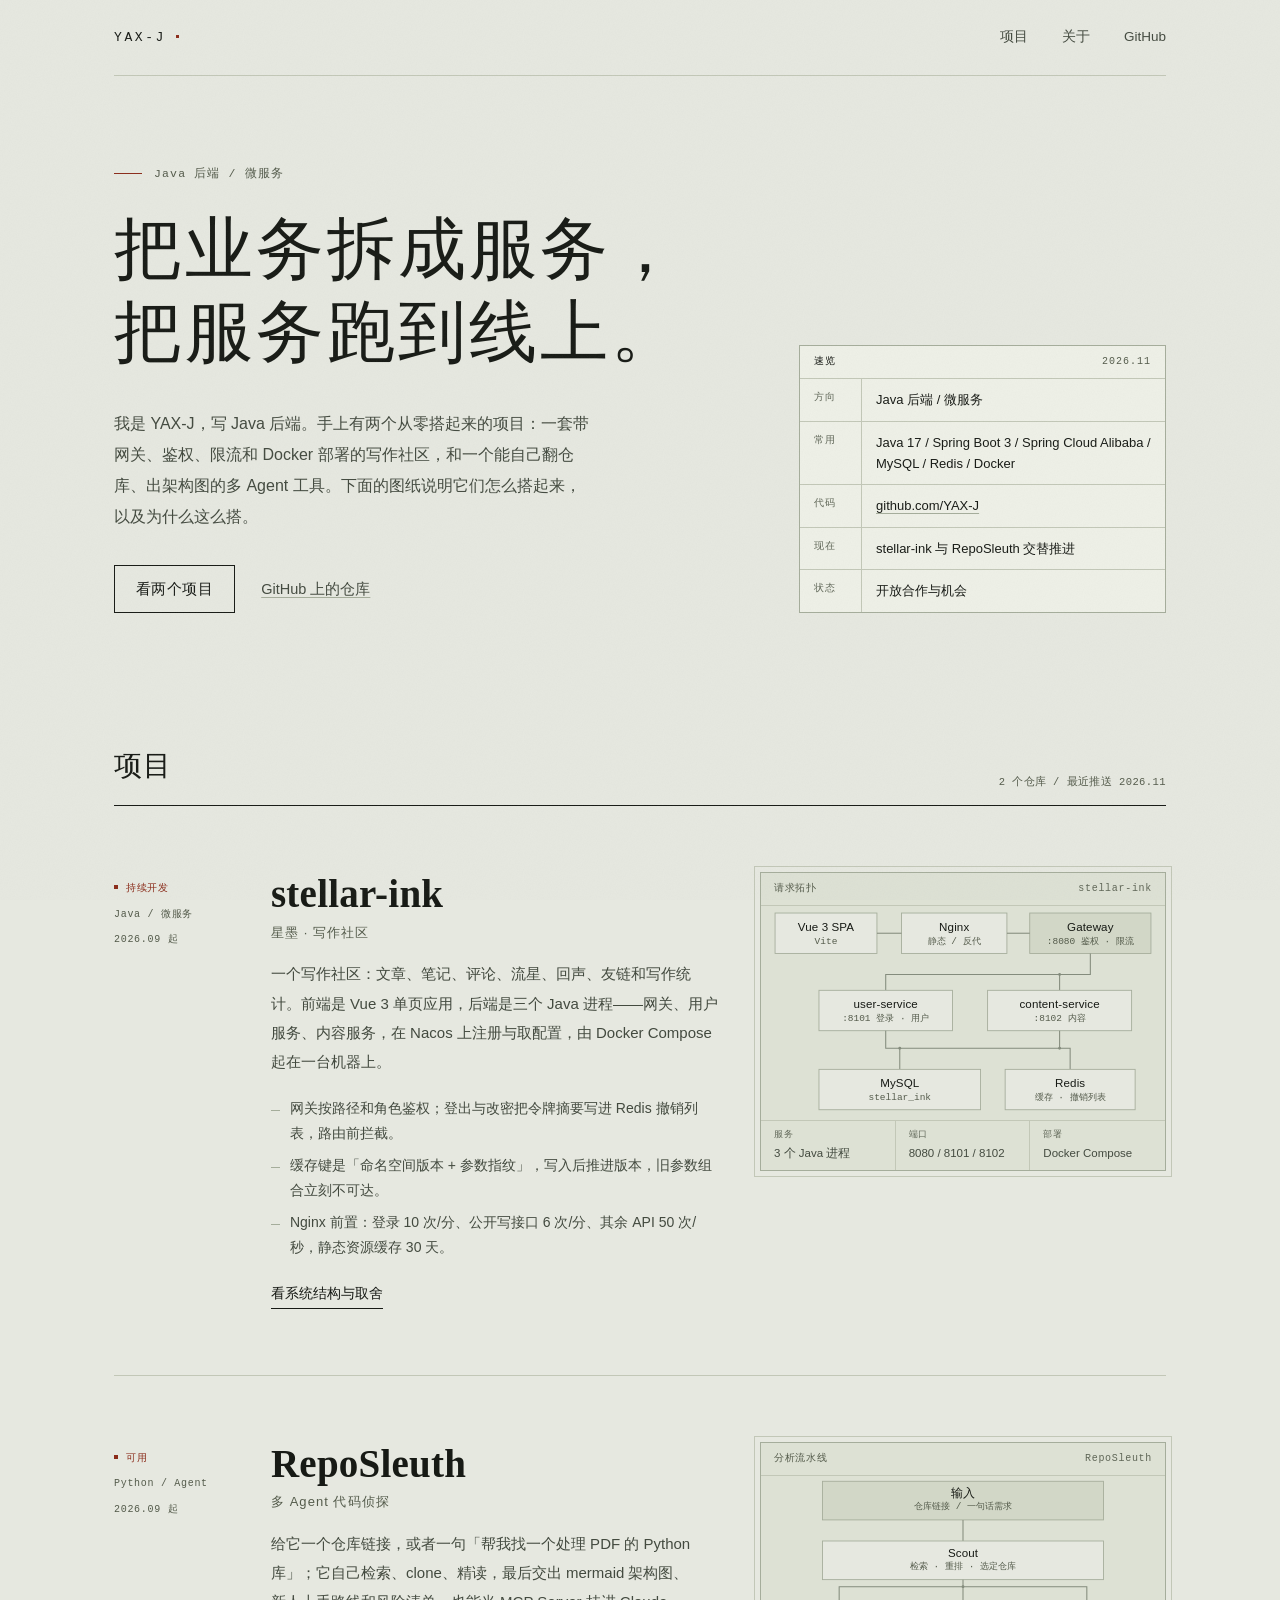
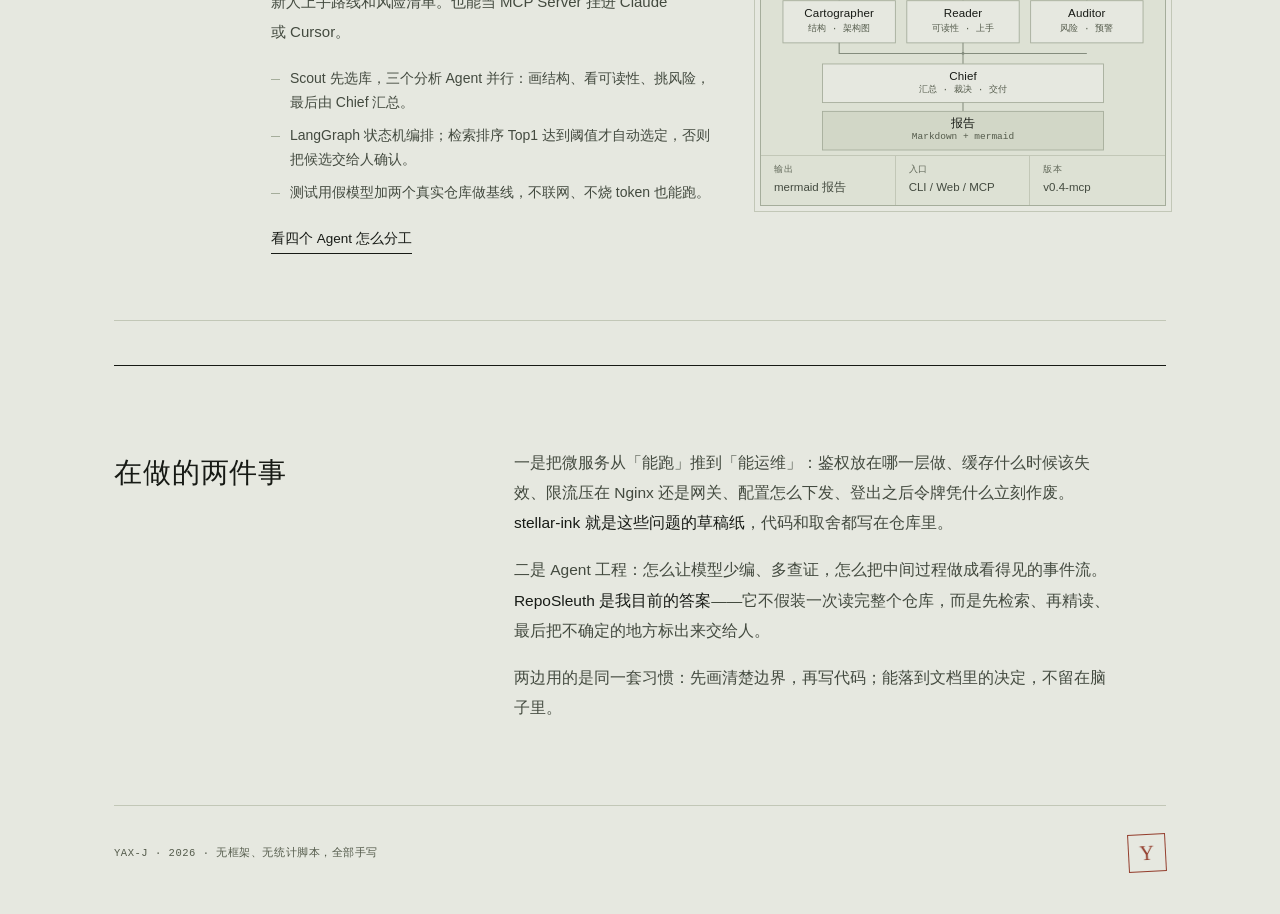
<file: index.html>
<!DOCTYPE html>
<html lang="zh-CN">
<head>
<meta charset="utf-8">
<meta name="viewport" content="width=device-width, initial-scale=1">
<title>YAX-J · Java 后端 / 微服务</title>
<meta name="description" content="YAX-J 的项目：一套 Vue 3 + Spring Cloud Alibaba 的写作社区，和一个多 Agent 读代码、出架构图与上手路线的工具。">
<meta name="color-scheme" content="light">
<meta name="theme-color" content="#e6e8e0">
<meta property="og:type" content="website">
<meta property="og:title" content="YAX-J · Java 后端 / 微服务">
<meta property="og:description" content="把业务拆成服务，把服务跑到线上。两个独立完成的项目，含系统结构与取舍。">
<meta property="og:image" content="og.png">
<meta property="og:image:width" content="1200">
<meta property="og:image:height" content="630">
<meta name="twitter:card" content="summary_large_image">
<link rel="icon" href="favicon.svg" type="image/svg+xml">
<link rel="stylesheet" href="assets/style.css">
</head>
<body>
<a class="skip" href="#main">跳到正文</a>

<div class="shell">
  <header class="masthead">
    <a class="brand" href="index.html">YAX-J</a>
    <nav class="nav" aria-label="主导航">
      <a href="#work">项目</a>
      <a href="#about">关于</a>
      <a href="https://github.com/YAX-J/" rel="me">GitHub</a>
    </nav>
  </header>

  <main id="main">

    <section class="hero">
      <div class="hero-copy">
        <p class="hero-role rise">Java 后端 / 微服务</p>
        <h1 class="rise" style="--d:70ms">把业务拆成服务，<br>把服务跑到线上。</h1>
        <p class="lede rise" style="--d:140ms">我是 YAX-J，写 Java 后端。手上有两个从零搭起来的项目：一套带网关、鉴权、限流和 Docker 部署的写作社区，和一个能自己翻仓库、出架构图的多 Agent 工具。下面的图纸说明它们怎么搭起来，以及为什么这么搭。</p>
        <div class="hero-links rise" style="--d:210ms">
          <a class="btn" href="#work">看两个项目</a>
          <a class="quiet" href="https://github.com/YAX-J/">GitHub 上的仓库</a>
        </div>
      </div>

      <aside class="plate rise" style="--d:280ms" aria-label="速览">
        <div class="plate-head"><span>速览</span><span>2026.11</span></div>
        <dl>
          <div><dt>方向</dt><dd>Java 后端 / 微服务</dd></div>
          <div><dt>常用</dt><dd>Java 17 / Spring Boot 3 / Spring Cloud Alibaba / MySQL / Redis / Docker</dd></div>
          <div><dt>代码</dt><dd><a href="https://github.com/YAX-J/">github.com/YAX-J</a></dd></div>
          <div><dt>现在</dt><dd>stellar-ink 与 RepoSleuth 交替推进</dd></div>
          <div><dt>状态</dt><dd>开放合作与机会</dd></div>
        </dl>
      </aside>
    </section>

    <section id="work" class="work" aria-labelledby="work-title">
      <div class="section-head">
        <h2 id="work-title">项目</h2>
        <p>2 个仓库 / 最近推送 2026.11</p>
      </div>

      <!-- ============ stellar-ink ============ -->
      <article class="entry">
        <div class="entry-label">
          <span class="state">持续开发</span>
          <span>Java / 微服务</span>
          <span>2026.09 起</span>
        </div>

        <div class="entry-main">
          <h3>
            <a href="stellar-ink.html">stellar-ink</a>
            <span class="zh">星墨 · 写作社区</span>
          </h3>
          <p class="sum">一个写作社区：文章、笔记、评论、流星、回声、友链和写作统计。前端是 Vue 3 单页应用，后端是三个 Java 进程——网关、用户服务、内容服务，在 Nacos 上注册与取配置，由 Docker Compose 起在一台机器上。</p>
          <ul class="facts">
            <li>网关按路径和角色鉴权；登出与改密把令牌摘要写进 Redis 撤销列表，路由前拦截。</li>
            <li>缓存键是「命名空间版本 + 参数指纹」，写入后推进版本，旧参数组合立刻不可达。</li>
            <li>Nginx 前置：登录 10 次/分、公开写接口 6 次/分、其余 API 50 次/秒，静态资源缓存 30 天。</li>
          </ul>
          <a class="more" href="stellar-ink.html">看系统结构与取舍</a>
        </div>

        <div class="entry-figure sheet-wrap">
          <figure class="sheet">
            <figcaption class="sheet-head">
              <span>请求拓扑</span>
              <span>stellar-ink</span>
            </figcaption>
            <div class="sheet-scroll">
              <svg class="diagram" viewBox="-10 0 460 244" role="img" aria-labelledby="fig-stellar-t" aria-describedby="fig-stellar-d">
                <title id="fig-stellar-t">stellar-ink 请求拓扑</title>
                <desc id="fig-stellar-d">浏览器里的 Vue 3 单页应用经 Nginx 反向代理到 8080 端口的网关，网关按显式路由分发到 8101 的用户服务和 8102 的内容服务，两个服务读写 MySQL 与 Redis。</desc>

                <rect class="box" x="6" y="8" width="116" height="46"/>
                <text class="node-name" x="64" y="28" text-anchor="middle">Vue 3 SPA</text>
                <text class="node-meta" x="64" y="43" text-anchor="middle">Vite</text>

                <rect class="box" x="150" y="8" width="120" height="46"/>
                <text class="node-name" x="210" y="28" text-anchor="middle">Nginx</text>
                <text class="node-meta" x="210" y="43" text-anchor="middle">静态 / 反代</text>

                <rect class="box box-accent" x="296" y="8" width="138" height="46"/>
                <text class="node-name" x="365" y="28" text-anchor="middle">Gateway</text>
                <text class="node-meta" x="365" y="43" text-anchor="middle">:8080 鉴权 · 限流</text>

                <path class="wire" d="M122 31 H150"/>
                <path class="wire" d="M270 31 H296"/>

                <path class="wire" d="M365 54 V78 H132 V96"/>
                <path class="wire" d="M330 78 V96"/>
                <circle class="dot" cx="330" cy="78" r="1.6"/>

                <rect class="box" x="56" y="96" width="152" height="46"/>
                <text class="node-name" x="132" y="116" text-anchor="middle">user-service</text>
                <text class="node-meta" x="132" y="131" text-anchor="middle">:8101 登录 · 用户</text>

                <rect class="box" x="248" y="96" width="164" height="46"/>
                <text class="node-name" x="330" y="116" text-anchor="middle">content-service</text>
                <text class="node-meta" x="330" y="131" text-anchor="middle">:8102 内容</text>

                <path class="wire" d="M132 142 V162 H342 V186"/>
                <path class="wire" d="M330 142 V162"/>
                <circle class="dot" cx="330" cy="162" r="1.6"/>
                <path class="wire" d="M148 162 V186"/>
                <circle class="dot" cx="148" cy="162" r="1.6"/>

                <rect class="box" x="56" y="186" width="184" height="46"/>
                <text class="node-name" x="148" y="206" text-anchor="middle">MySQL</text>
                <text class="node-meta" x="148" y="221" text-anchor="middle">stellar_ink</text>

                <rect class="box" x="268" y="186" width="148" height="46"/>
                <text class="node-name" x="342" y="206" text-anchor="middle">Redis</text>
                <text class="node-meta" x="342" y="221" text-anchor="middle">缓存 · 撤销列表</text>
              </svg>
            </div>
            <dl class="titleblock">
              <div><dt>服务</dt><dd>3 个 Java 进程</dd></div>
              <div><dt>端口</dt><dd>8080 / 8101 / 8102</dd></div>
              <div><dt>部署</dt><dd>Docker Compose</dd></div>
            </dl>
          </figure>
        </div>
      </article>

      <!-- ============ RepoSleuth ============ -->
      <article class="entry">
        <div class="entry-label">
          <span class="state">可用</span>
          <span>Python / Agent</span>
          <span>2026.09 起</span>
        </div>

        <div class="entry-main">
          <h3>
            <a href="reposleuth.html">RepoSleuth</a>
            <span class="zh">多 Agent 代码侦探</span>
          </h3>
          <p class="sum">给它一个仓库链接，或者一句「帮我找一个处理 PDF 的 Python 库」；它自己检索、clone、精读，最后交出 mermaid 架构图、新人上手路线和风险清单。也能当 MCP Server 挂进 Claude 或 Cursor。</p>
          <ul class="facts">
            <li>Scout 先选库，三个分析 Agent 并行：画结构、看可读性、挑风险，最后由 Chief 汇总。</li>
            <li>LangGraph 状态机编排；检索排序 Top1 达到阈值才自动选定，否则把候选交给人确认。</li>
            <li>测试用假模型加两个真实仓库做基线，不联网、不烧 token 也能跑。</li>
          </ul>
          <a class="more" href="reposleuth.html">看四个 Agent 怎么分工</a>
        </div>

        <div class="entry-figure sheet-wrap">
          <figure class="sheet">
            <figcaption class="sheet-head">
              <span>分析流水线</span>
              <span>RepoSleuth</span>
            </figcaption>
            <div class="sheet-scroll">
              <svg class="diagram" viewBox="-10 0 460 318" role="img" aria-labelledby="fig-repo-t" aria-describedby="fig-repo-d">
                <title id="fig-repo-t">RepoSleuth 的分析流水线</title>
                <desc id="fig-repo-d">输入仓库链接或一句话需求后，Scout 检索并重排候选仓库；Cartographer、Reader、Auditor 三个 Agent 并行分析；Chief 汇总成包含 mermaid 架构图、上手路线与风险清单的报告。</desc>

                <rect class="box box-accent" x="60" y="6" width="320" height="44"/>
                <text class="node-name" x="220" y="24" text-anchor="middle">输入</text>
                <text class="node-meta" x="220" y="38" text-anchor="middle">仓库链接 / 一句话需求</text>

                <path class="wire" d="M220 50 V74"/>

                <rect class="box" x="60" y="74" width="320" height="44"/>
                <text class="node-name" x="220" y="92" text-anchor="middle">Scout</text>
                <text class="node-meta" x="220" y="106" text-anchor="middle">检索 · 重排 · 选定仓库</text>

                <path class="wire" d="M220 118 V126 H79 V142"/>
                <path class="wire" d="M220 126 V142"/>
                <path class="wire" d="M220 126 H361 V142"/>
                <circle class="dot" cx="220" cy="126" r="1.6"/>

                <rect class="box" x="15" y="142" width="128" height="48"/>
                <text class="node-name" x="79" y="161" text-anchor="middle">Cartographer</text>
                <text class="node-meta" x="79" y="176" text-anchor="middle">结构 · 架构图</text>

                <rect class="box" x="156" y="142" width="128" height="48"/>
                <text class="node-name" x="220" y="161" text-anchor="middle">Reader</text>
                <text class="node-meta" x="220" y="176" text-anchor="middle">可读性 · 上手</text>

                <rect class="box" x="297" y="142" width="128" height="48"/>
                <text class="node-name" x="361" y="161" text-anchor="middle">Auditor</text>
                <text class="node-meta" x="361" y="176" text-anchor="middle">风险 · 预警</text>

                <path class="wire" d="M79 190 V202 H361"/>
                <path class="wire" d="M220 190 V202"/>
                <path class="wire" d="M220 202 V214"/>
                <circle class="dot" cx="220" cy="202" r="1.6"/>

                <rect class="box" x="60" y="214" width="320" height="44"/>
                <text class="node-name" x="220" y="232" text-anchor="middle">Chief</text>
                <text class="node-meta" x="220" y="246" text-anchor="middle">汇总 · 裁决 · 交付</text>

                <path class="wire" d="M220 258 V268"/>

                <rect class="box box-accent" x="60" y="268" width="320" height="44"/>
                <text class="node-name" x="220" y="286" text-anchor="middle">报告</text>
                <text class="node-meta" x="220" y="300" text-anchor="middle">Markdown + mermaid</text>
              </svg>
            </div>
            <dl class="titleblock">
              <div><dt>输出</dt><dd>mermaid 报告</dd></div>
              <div><dt>入口</dt><dd>CLI / Web / MCP</dd></div>
              <div><dt>版本</dt><dd>v0.4-mcp</dd></div>
            </dl>
          </figure>
        </div>
      </article>
    </section>

    <section id="about" class="about" aria-labelledby="about-title">
      <h2 id="about-title">在做的两件事</h2>
      <div class="body">
        <p>一是把微服务从「能跑」推到「能运维」：鉴权放在哪一层做、缓存什么时候该失效、限流压在 Nginx 还是网关、配置怎么下发、登出之后令牌凭什么立刻作废。<strong>stellar-ink 就是这些问题的草稿纸</strong>，代码和取舍都写在仓库里。</p>
        <p>二是 Agent 工程：怎么让模型少编、多查证，怎么把中间过程做成看得见的事件流。<strong>RepoSleuth 是我目前的答案</strong>——它不假装一次读完整个仓库，而是先检索、再精读、最后把不确定的地方标出来交给人。</p>
        <p>两边用的是同一套习惯：先画清楚边界，再写代码；能落到文档里的决定，不留在脑子里。</p>
      </div>
    </section>

  </main>

  <footer class="site-foot">
    <span>YAX-J · 2026 · 无框架、无统计脚本，全部手写</span>
    <div class="seal" aria-hidden="true">Y</div>
  </footer>
</div>

<script src="assets/main.js"></script>
</body>
</html>
</file>
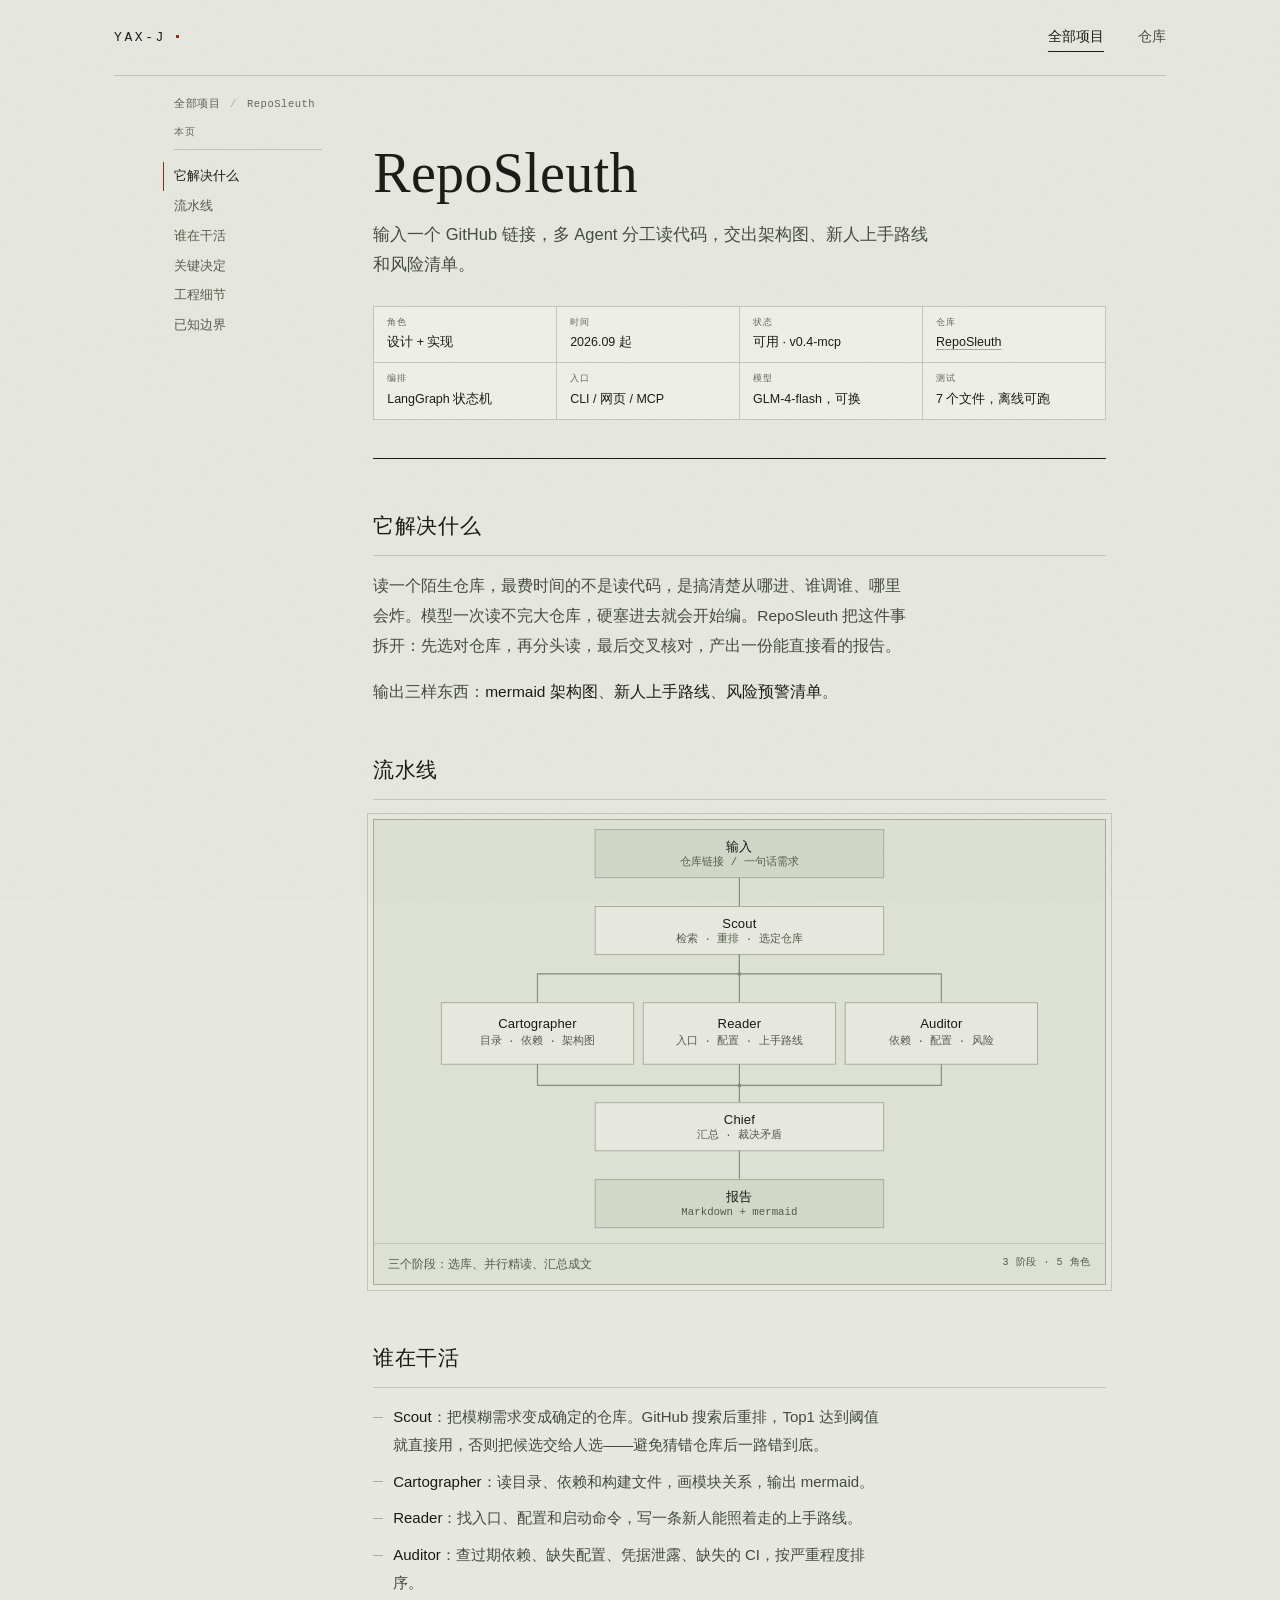
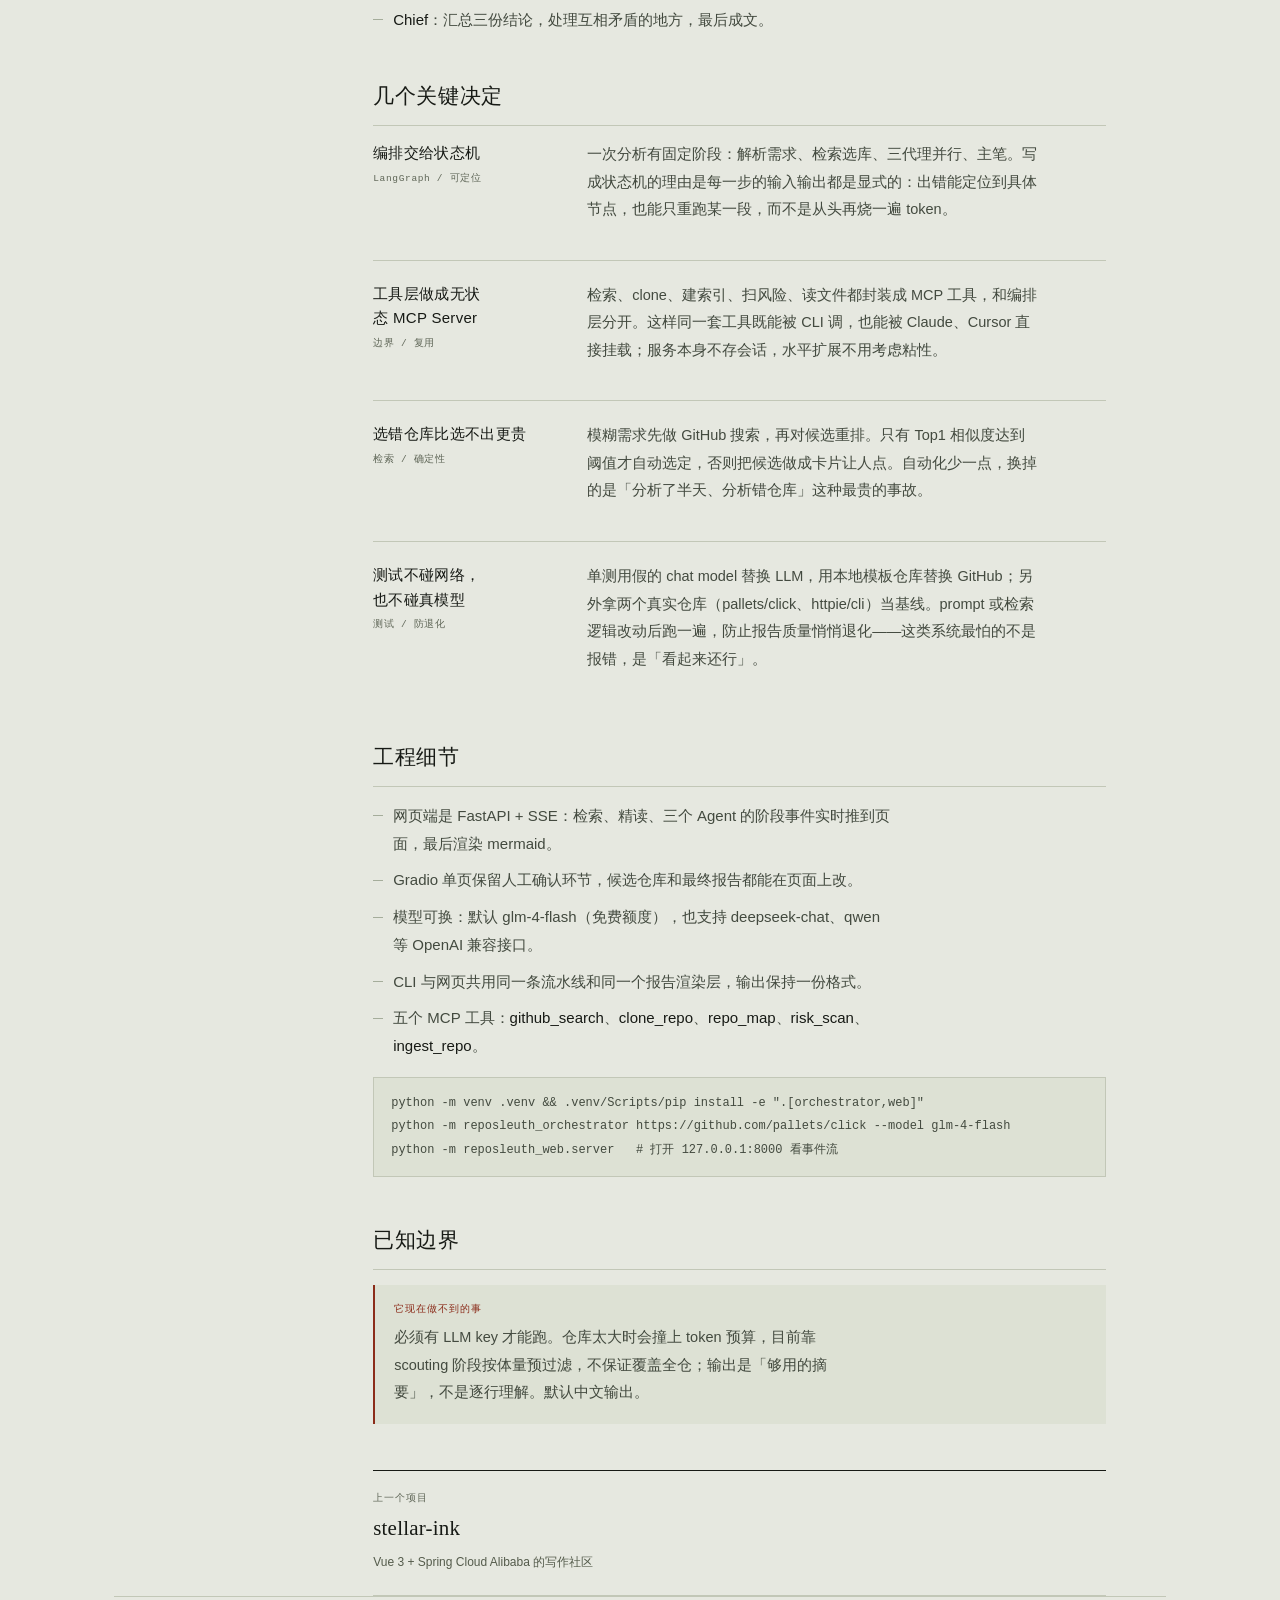
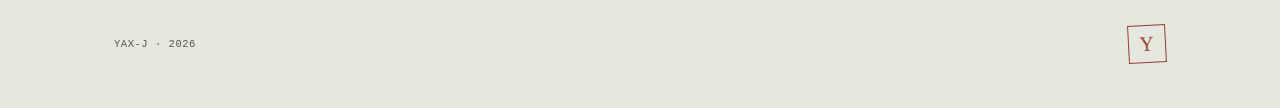
<file: reposleuth.html>
<!DOCTYPE html>
<html lang="zh-CN">
<head>
<meta charset="utf-8">
<meta name="viewport" content="width=device-width, initial-scale=1">
<title>RepoSleuth · 多 Agent 读代码，出架构图与上手路线 · YAX-J</title>
<meta name="description" content="RepoSleuth 用 LangGraph 编排四个角色读陌生仓库：Scout 选库，Cartographer 画结构，Reader 写上手路线，Auditor 挑风险，最后交付 mermaid 报告。同一套工具也能挂成 MCP Server。">
<meta name="color-scheme" content="light">
<meta name="theme-color" content="#e6e8e0">
<meta property="og:type" content="article">
<meta property="og:title" content="RepoSleuth · 多 Agent 代码侦探">
<meta property="og:description" content="选库、并行精读、汇总成文；同一套工具同时供 CLI、网页与 MCP 使用。">
<meta property="og:image" content="og.png">
<link rel="icon" href="favicon.svg" type="image/svg+xml">
<link rel="stylesheet" href="assets/style.css">
</head>
<body>
<a class="skip" href="#main">跳到正文</a>

<div class="shell">
  <header class="masthead">
    <a class="brand" href="index.html">YAX-J</a>
    <nav class="nav" aria-label="主导航">
      <a href="index.html" aria-current="page">全部项目</a>
      <a href="https://github.com/YAX-J/RepoSleuth">仓库</a>
    </nav>
  </header>
</div>

<main id="main" class="case">
  <nav class="crumb" aria-label="面包屑"><a href="index.html">全部项目</a><span class="sep">/</span>RepoSleuth</nav>

  <div class="case-grid">
    <aside class="toc" aria-label="本页目录">
      <p class="toc-head">本页</p>
      <ol>
        <li><a href="#what" class="is-active">它解决什么</a></li>
        <li><a href="#flow">流水线</a></li>
        <li><a href="#roles">谁在干活</a></li>
        <li><a href="#decisions">关键决定</a></li>
        <li><a href="#details">工程细节</a></li>
        <li><a href="#limits">已知边界</a></li>
      </ol>
    </aside>

    <div class="case-body">
      <header class="case-head">
        <h1>RepoSleuth</h1>
        <p class="dek">输入一个 GitHub 链接，多 Agent 分工读代码，交出架构图、新人上手路线和风险清单。</p>

        <dl class="case-meta">
          <div><dt>角色</dt><dd>设计 + 实现</dd></div>
          <div><dt>时间</dt><dd>2026.09 起</dd></div>
          <div><dt>状态</dt><dd>可用 · v0.4-mcp</dd></div>
          <div><dt>仓库</dt><dd><a href="https://github.com/YAX-J/RepoSleuth">RepoSleuth</a></dd></div>
          <div><dt>编排</dt><dd>LangGraph 状态机</dd></div>
          <div><dt>入口</dt><dd>CLI / 网页 / MCP</dd></div>
          <div><dt>模型</dt><dd>GLM-4-flash，可换</dd></div>
          <div><dt>测试</dt><dd>7 个文件，离线可跑</dd></div>
        </dl>
      </header>

      <div class="prose">

        <section id="what">
          <h2>它解决什么</h2>
          <p>读一个陌生仓库，最费时间的不是读代码，是搞清楚从哪进、谁调谁、哪里会炸。模型一次读不完大仓库，硬塞进去就会开始编。RepoSleuth 把这件事拆开：先选对仓库，再分头读，最后交叉核对，产出一份能直接看的报告。</p>
          <p>输出三样东西：<b>mermaid 架构图</b>、<b>新人上手路线</b>、<b>风险预警清单</b>。</p>
        </section>

        <section id="flow">
          <h2>流水线</h2>
          <figure class="figure">
            <svg class="diagram diagram--lg" viewBox="0 0 760 440" role="img" aria-labelledby="fig-flow-t" aria-describedby="fig-flow-d">
              <title id="fig-flow-t">RepoSleuth 流水线</title>
              <desc id="fig-flow-d">输入仓库链接或一句话需求，Scout 检索并重排候选仓库后，Cartographer、Reader、Auditor 三个 Agent 并行分析，最后由 Chief 汇总成 Markdown 与 mermaid 报告。</desc>

              <rect class="box box-accent" x="230" y="10" width="300" height="50"/>
              <text class="node-name" x="380" y="32" text-anchor="middle">输入</text>
              <text class="node-meta" x="380" y="47" text-anchor="middle">仓库链接 / 一句话需求</text>

              <path class="wire" d="M380 60 V90"/>

              <rect class="box" x="230" y="90" width="300" height="50"/>
              <text class="node-name" x="380" y="112" text-anchor="middle">Scout</text>
              <text class="node-meta" x="380" y="127" text-anchor="middle">检索 · 重排 · 选定仓库</text>

              <path class="wire" d="M380 140 V160 H170 V190"/>
              <path class="wire" d="M380 140 V190"/>
              <path class="wire" d="M380 160 H590 V190"/>
              <circle class="dot" cx="380" cy="160" r="2"/>

              <rect class="box" x="70" y="190" width="200" height="64"/>
              <text class="node-name" x="170" y="216" text-anchor="middle">Cartographer</text>
              <text class="node-meta" x="170" y="233" text-anchor="middle">目录 · 依赖 · 架构图</text>

              <rect class="box" x="280" y="190" width="200" height="64"/>
              <text class="node-name" x="380" y="216" text-anchor="middle">Reader</text>
              <text class="node-meta" x="380" y="233" text-anchor="middle">入口 · 配置 · 上手路线</text>

              <rect class="box" x="490" y="190" width="200" height="64"/>
              <text class="node-name" x="590" y="216" text-anchor="middle">Auditor</text>
              <text class="node-meta" x="590" y="233" text-anchor="middle">依赖 · 配置 · 风险</text>

              <path class="wire" d="M170 254 V276 H590 V254"/>
              <path class="wire" d="M380 254 V276"/>
              <path class="wire" d="M380 276 V294"/>
              <circle class="dot" cx="380" cy="276" r="2"/>

              <rect class="box" x="230" y="294" width="300" height="50"/>
              <text class="node-name" x="380" y="316" text-anchor="middle">Chief</text>
              <text class="node-meta" x="380" y="331" text-anchor="middle">汇总 · 裁决矛盾</text>

              <path class="wire" d="M380 344 V374"/>

              <rect class="box box-accent" x="230" y="374" width="300" height="50"/>
              <text class="node-name" x="380" y="396" text-anchor="middle">报告</text>
              <text class="node-meta" x="380" y="411" text-anchor="middle">Markdown + mermaid</text>
            </svg>
            <figcaption>
              <span>三个阶段：选库、并行精读、汇总成文</span>
              <span class="swipe-hint">左右滑动看全图</span>
              <span>3 阶段 · 5 角色</span>
            </figcaption>
          </figure>
        </section>

        <section id="roles">
          <h2>谁在干活</h2>
          <ul>
            <li><b>Scout</b>：把模糊需求变成确定的仓库。GitHub 搜索后重排，Top1 达到阈值就直接用，否则把候选交给人选——避免猜错仓库后一路错到底。</li>
            <li><b>Cartographer</b>：读目录、依赖和构建文件，画模块关系，输出 mermaid。</li>
            <li><b>Reader</b>：找入口、配置和启动命令，写一条新人能照着走的上手路线。</li>
            <li><b>Auditor</b>：查过期依赖、缺失配置、凭据泄露、缺失的 CI，按严重程度排序。</li>
            <li><b>Chief</b>：汇总三份结论，处理互相矛盾的地方，最后成文。</li>
          </ul>
        </section>

        <section id="decisions">
          <h2>几个关键决定</h2>

          <div class="decision">
            <h3>编排交给状态机<span>LangGraph / 可定位</span></h3>
            <div>
              <p>一次分析有固定阶段：解析需求、检索选库、三代理并行、主笔。写成状态机的理由是每一步的输入输出都是显式的：出错能定位到具体节点，也能只重跑某一段，而不是从头再烧一遍 token。</p>
            </div>
          </div>

          <div class="decision">
            <h3>工具层做成无状态 MCP Server<span>边界 / 复用</span></h3>
            <div>
              <p>检索、clone、建索引、扫风险、读文件都封装成 MCP 工具，和编排层分开。这样同一套工具既能被 CLI 调，也能被 Claude、Cursor 直接挂载；服务本身不存会话，水平扩展不用考虑粘性。</p>
            </div>
          </div>

          <div class="decision">
            <h3>选错仓库比选不出更贵<span>检索 / 确定性</span></h3>
            <div>
              <p>模糊需求先做 GitHub 搜索，再对候选重排。只有 Top1 相似度达到阈值才自动选定，否则把候选做成卡片让人点。自动化少一点，换掉的是「分析了半天、分析错仓库」这种最贵的事故。</p>
            </div>
          </div>

          <div class="decision">
            <h3>测试不碰网络，也不碰真模型<span>测试 / 防退化</span></h3>
            <div>
              <p>单测用假的 chat model 替换 LLM，用本地模板仓库替换 GitHub；另外拿两个真实仓库（pallets/click、httpie/cli）当基线。prompt 或检索逻辑改动后跑一遍，防止报告质量悄悄退化——这类系统最怕的不是报错，是「看起来还行」。</p>
            </div>
          </div>
        </section>

        <section id="details">
          <h2>工程细节</h2>
          <ul>
            <li>网页端是 FastAPI + SSE：检索、精读、三个 Agent 的阶段事件实时推到页面，最后渲染 mermaid。</li>
            <li>Gradio 单页保留人工确认环节，候选仓库和最终报告都能在页面上改。</li>
            <li>模型可换：默认 glm-4-flash（免费额度），也支持 deepseek-chat、qwen 等 OpenAI 兼容接口。</li>
            <li>CLI 与网页共用同一条流水线和同一个报告渲染层，输出保持一份格式。</li>
            <li>五个 MCP 工具：<b>github_search</b>、<b>clone_repo</b>、<b>repo_map</b>、<b>risk_scan</b>、<b>ingest_repo</b>。</li>
          </ul>
          <pre class="code"><code>python -m venv .venv &amp;&amp; .venv/Scripts/pip install -e ".[orchestrator,web]"
python -m reposleuth_orchestrator https://github.com/pallets/click --model glm-4-flash
python -m reposleuth_web.server   # 打开 127.0.0.1:8000 看事件流</code></pre>
        </section>

        <section id="limits">
          <h2>已知边界</h2>
          <div class="note">
            <span class="note-title">它现在做不到的事</span>
            <p>必须有 LLM key 才能跑。仓库太大时会撞上 token 预算，目前靠 scouting 阶段按体量预过滤，不保证覆盖全仓；输出是「够用的摘要」，不是逐行理解。默认中文输出。</p>
          </div>
        </section>

      </div>

      <nav class="case-nav case-nav--single" aria-label="项目切换">
        <a href="stellar-ink.html"><span>上一个项目</span><strong>stellar-ink</strong><em>Vue 3 + Spring Cloud Alibaba 的写作社区</em></a>
      </nav>
    </div>
  </div>
</main>

<div class="shell">
  <footer class="site-foot">
    <span>YAX-J · 2026</span>
    <div class="seal" aria-hidden="true">Y</div>
  </footer>
</div>

<script src="assets/main.js"></script>
</body>
</html>
</file>
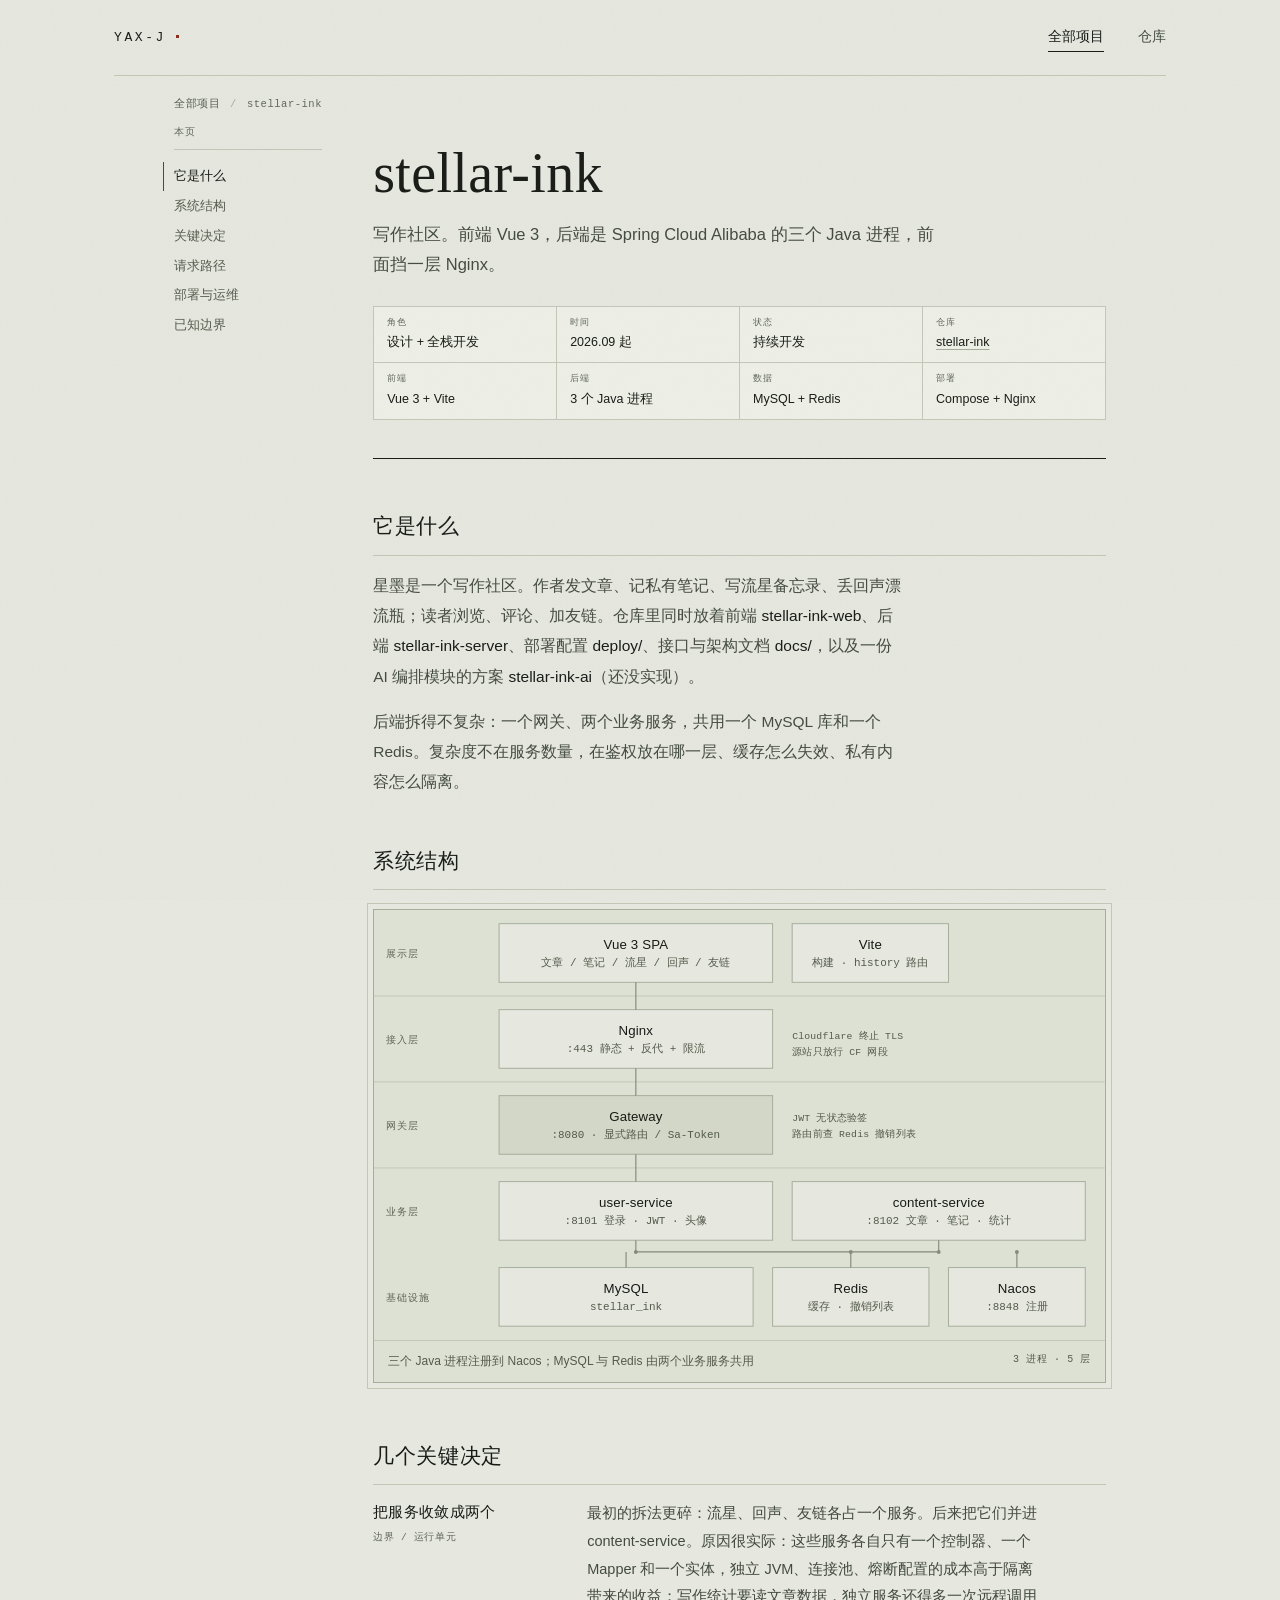
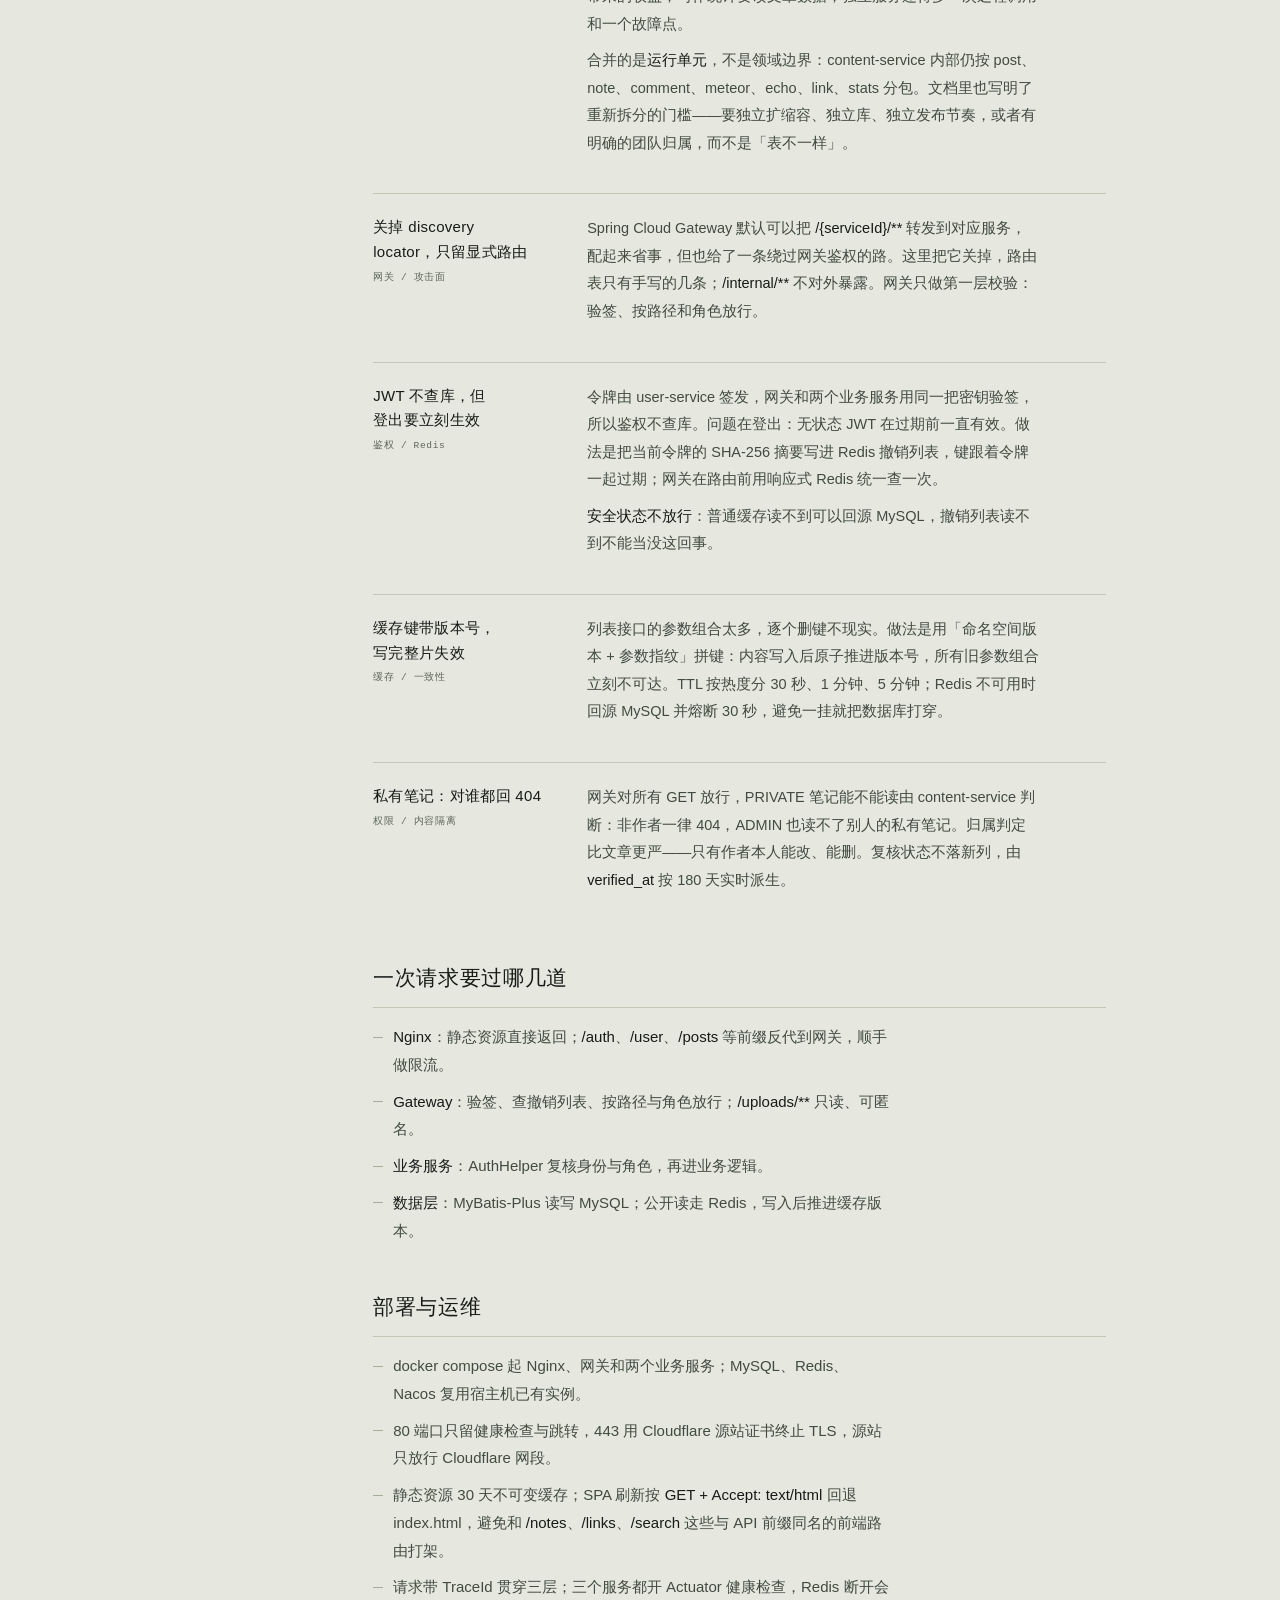
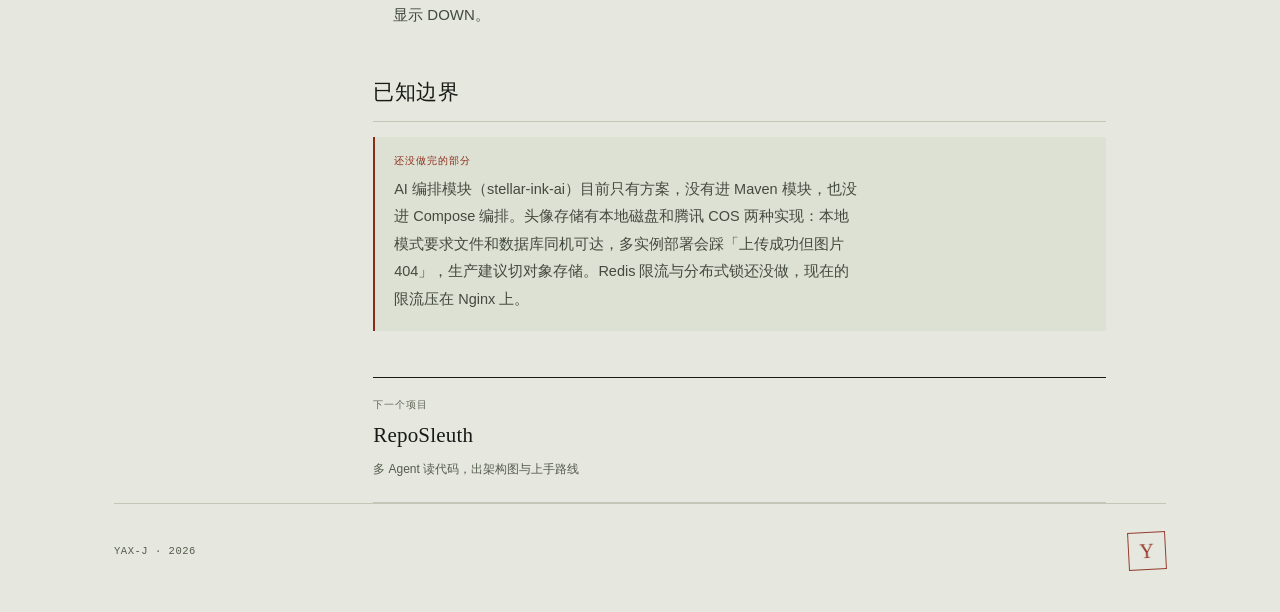
<file: stellar-ink.html>
<!DOCTYPE html>
<html lang="zh-CN">
<head>
<meta charset="utf-8">
<meta name="viewport" content="width=device-width, initial-scale=1">
<title>stellar-ink · Vue 3 + Spring Cloud Alibaba 写作社区 · YAX-J</title>
<meta name="description" content="stellar-ink 的系统结构：三个 Java 进程、网关鉴权与 Redis 撤销列表、命名空间版本缓存、Docker Compose 部署，以及为什么把服务收敛成两个。">
<meta name="color-scheme" content="light">
<meta name="theme-color" content="#e6e8e0">
<meta property="og:type" content="article">
<meta property="og:title" content="stellar-ink · 写作社区的系统结构与取舍">
<meta property="og:description" content="三个 Java 进程、网关鉴权与 Redis 撤销列表、命名空间版本缓存、Docker Compose 部署。">
<meta property="og:image" content="og.png">
<link rel="icon" href="favicon.svg" type="image/svg+xml">
<link rel="stylesheet" href="assets/style.css">
</head>
<body>
<a class="skip" href="#main">跳到正文</a>

<div class="shell">
  <header class="masthead">
    <a class="brand" href="index.html">YAX-J</a>
    <nav class="nav" aria-label="主导航">
      <a href="index.html" aria-current="page">全部项目</a>
      <a href="https://github.com/YAX-J/stellar-ink">仓库</a>
    </nav>
  </header>
</div>

<main id="main" class="case">
  <nav class="crumb" aria-label="面包屑"><a href="index.html">全部项目</a><span class="sep">/</span>stellar-ink</nav>

  <div class="case-grid">
    <aside class="toc" aria-label="本页目录">
      <p class="toc-head">本页</p>
      <ol>
        <li><a href="#what" class="is-active">它是什么</a></li>
        <li><a href="#arch">系统结构</a></li>
        <li><a href="#decisions">关键决定</a></li>
        <li><a href="#request">请求路径</a></li>
        <li><a href="#deploy">部署与运维</a></li>
        <li><a href="#limits">已知边界</a></li>
      </ol>
    </aside>

    <div class="case-body">
      <header class="case-head">
        <h1>stellar-ink</h1>
        <p class="dek">写作社区。前端 Vue 3，后端是 Spring Cloud Alibaba 的三个 Java 进程，前面挡一层 Nginx。</p>

        <dl class="case-meta">
          <div><dt>角色</dt><dd>设计 + 全栈开发</dd></div>
          <div><dt>时间</dt><dd>2026.09 起</dd></div>
          <div><dt>状态</dt><dd>持续开发</dd></div>
          <div><dt>仓库</dt><dd><a href="https://github.com/YAX-J/stellar-ink">stellar-ink</a></dd></div>
          <div><dt>前端</dt><dd>Vue 3 + Vite</dd></div>
          <div><dt>后端</dt><dd>3 个 Java 进程</dd></div>
          <div><dt>数据</dt><dd>MySQL + Redis</dd></div>
          <div><dt>部署</dt><dd>Compose + Nginx</dd></div>
        </dl>
      </header>

      <div class="prose">

        <section id="what">
          <h2>它是什么</h2>
          <p>星墨是一个写作社区。作者发文章、记私有笔记、写流星备忘录、丢回声漂流瓶；读者浏览、评论、加友链。仓库里同时放着前端 <b>stellar-ink-web</b>、后端 <b>stellar-ink-server</b>、部署配置 <b>deploy/</b>、接口与架构文档 <b>docs/</b>，以及一份 AI 编排模块的方案 <b>stellar-ink-ai</b>（还没实现）。</p>
          <p>后端拆得不复杂：一个网关、两个业务服务，共用一个 MySQL 库和一个 Redis。复杂度不在服务数量，在鉴权放在哪一层、缓存怎么失效、私有内容怎么隔离。</p>
        </section>

        <section id="arch">
          <h2>系统结构</h2>
          <figure class="figure">
            <svg class="diagram diagram--lg" viewBox="-12 0 748 440" role="img" aria-labelledby="fig-arch-t" aria-describedby="fig-arch-d">
              <title id="fig-arch-t">stellar-ink 分层结构</title>
              <desc id="fig-arch-d">自上而下五层：展示层是 Vue 3 单页应用；接入层由 Cloudflare 终止 TLS，Nginx 托管静态资源并反向代理；网关层是 8080 端口的 Spring Cloud Gateway；业务层是 8101 的用户服务和 8102 的内容服务；基础设施是 MySQL、Redis 和 Nacos。三个 Java 进程都注册到 Nacos。</desc>

              <line class="rule" x1="-12" y1="88" x2="736" y2="88"/>
              <line class="rule" x1="-12" y1="176" x2="736" y2="176"/>
              <line class="rule" x1="-12" y1="264" x2="736" y2="264"/>

              <text class="gutter-label" x="0" y="48">展示层</text>
              <rect class="box" x="116" y="14" width="280" height="60"/>
              <text class="node-name" x="256" y="40" text-anchor="middle">Vue 3 SPA</text>
              <text class="node-meta" x="256" y="57" text-anchor="middle">文章 / 笔记 / 流星 / 回声 / 友链</text>

              <rect class="box" x="416" y="14" width="160" height="60"/>
              <text class="node-name" x="496" y="40" text-anchor="middle">Vite</text>
              <text class="node-meta" x="496" y="57" text-anchor="middle">构建 · history 路由</text>

              <text class="gutter-label" x="0" y="136">接入层</text>
              <rect class="box" x="116" y="102" width="280" height="60"/>
              <text class="node-name" x="256" y="128" text-anchor="middle">Nginx</text>
              <text class="node-meta" x="256" y="145" text-anchor="middle">:443 静态 + 反代 + 限流</text>
              <text class="callout" x="416" y="132">Cloudflare 终止 TLS</text>
              <text class="callout" x="416" y="148">源站只放行 CF 网段</text>

              <text class="gutter-label" x="0" y="224">网关层</text>
              <rect class="box box-accent" x="116" y="190" width="280" height="60"/>
              <text class="node-name" x="256" y="216" text-anchor="middle">Gateway</text>
              <text class="node-meta" x="256" y="233" text-anchor="middle">:8080 · 显式路由 / Sa-Token</text>
              <text class="callout" x="416" y="216">JWT 无状态验签</text>
              <text class="callout" x="416" y="232">路由前查 Redis 撤销列表</text>

              <text class="gutter-label" x="0" y="312">业务层</text>
              <rect class="box" x="116" y="278" width="280" height="60"/>
              <text class="node-name" x="256" y="304" text-anchor="middle">user-service</text>
              <text class="node-meta" x="256" y="321" text-anchor="middle">:8101 登录 · JWT · 头像</text>

              <rect class="box" x="416" y="278" width="300" height="60"/>
              <text class="node-name" x="566" y="304" text-anchor="middle">content-service</text>
              <text class="node-meta" x="566" y="321" text-anchor="middle">:8102 文章 · 笔记 · 统计</text>

              <text class="gutter-label" x="0" y="400">基础设施</text>
              <rect class="box" x="116" y="366" width="260" height="60"/>
              <text class="node-name" x="246" y="392" text-anchor="middle">MySQL</text>
              <text class="node-meta" x="246" y="409" text-anchor="middle">stellar_ink</text>

              <rect class="box" x="396" y="366" width="160" height="60"/>
              <text class="node-name" x="476" y="392" text-anchor="middle">Redis</text>
              <text class="node-meta" x="476" y="409" text-anchor="middle">缓存 · 撤销列表</text>

              <rect class="box" x="576" y="366" width="140" height="60"/>
              <text class="node-name" x="646" y="392" text-anchor="middle">Nacos</text>
              <text class="node-meta" x="646" y="409" text-anchor="middle">:8848 注册</text>

              <path class="wire" d="M256 74 V102"/>
              <path class="wire" d="M256 162 V190"/>
              <path class="wire" d="M256 250 V278"/>
              <path class="wire" d="M256 338 V350 H566 V338"/>
              <path class="wire" d="M246 350 V366"/>
              <path class="wire" d="M476 350 V366"/>
              <path class="wire" d="M646 350 V366"/>
              <circle class="dot" cx="256" cy="350" r="2"/>
              <circle class="dot" cx="566" cy="350" r="2"/>
              <circle class="dot" cx="476" cy="350" r="2"/>
              <circle class="dot" cx="646" cy="350" r="2"/>
            </svg>
            <figcaption>
              <span>三个 Java 进程注册到 Nacos；MySQL 与 Redis 由两个业务服务共用</span>
              <span class="swipe-hint">左右滑动看全图</span>
              <span>3 进程 · 5 层</span>
            </figcaption>
          </figure>
        </section>

        <section id="decisions">
          <h2>几个关键决定</h2>

          <div class="decision">
            <h3>把服务收敛成两个<span>边界 / 运行单元</span></h3>
            <div>
              <p>最初的拆法更碎：流星、回声、友链各占一个服务。后来把它们并进 content-service。原因很实际：这些服务各自只有一个控制器、一个 Mapper 和一个实体，独立 JVM、连接池、熔断配置的成本高于隔离带来的收益；写作统计要读文章数据，独立服务还得多一次远程调用和一个故障点。</p>
              <p>合并的是<b>运行单元</b>，不是领域边界：content-service 内部仍按 post、note、comment、meteor、echo、link、stats 分包。文档里也写明了重新拆分的门槛——要独立扩缩容、独立库、独立发布节奏，或者有明确的团队归属，而不是「表不一样」。</p>
            </div>
          </div>

          <div class="decision">
            <h3>关掉 discovery locator，只留显式路由<span>网关 / 攻击面</span></h3>
            <div>
              <p>Spring Cloud Gateway 默认可以把 <b>/{serviceId}/**</b> 转发到对应服务，配起来省事，但也给了一条绕过网关鉴权的路。这里把它关掉，路由表只有手写的几条；<b>/internal/**</b> 不对外暴露。网关只做第一层校验：验签、按路径和角色放行。</p>
            </div>
          </div>

          <div class="decision">
            <h3>JWT 不查库，但登出要立刻生效<span>鉴权 / Redis</span></h3>
            <div>
              <p>令牌由 user-service 签发，网关和两个业务服务用同一把密钥验签，所以鉴权不查库。问题在登出：无状态 JWT 在过期前一直有效。做法是把当前令牌的 SHA-256 摘要写进 Redis 撤销列表，键跟着令牌一起过期；网关在路由前用响应式 Redis 统一查一次。</p>
              <p><b>安全状态不放行</b>：普通缓存读不到可以回源 MySQL，撤销列表读不到不能当没这回事。</p>
            </div>
          </div>

          <div class="decision">
            <h3>缓存键带版本号，写完整片失效<span>缓存 / 一致性</span></h3>
            <div>
              <p>列表接口的参数组合太多，逐个删键不现实。做法是用「命名空间版本 + 参数指纹」拼键：内容写入后原子推进版本号，所有旧参数组合立刻不可达。TTL 按热度分 30 秒、1 分钟、5 分钟；Redis 不可用时回源 MySQL 并熔断 30 秒，避免一挂就把数据库打穿。</p>
            </div>
          </div>

          <div class="decision">
            <h3>私有笔记：对谁都回 404<span>权限 / 内容隔离</span></h3>
            <div>
              <p>网关对所有 GET 放行，PRIVATE 笔记能不能读由 content-service 判断：非作者一律 404，ADMIN 也读不了别人的私有笔记。归属判定比文章更严——只有作者本人能改、能删。复核状态不落新列，由 <b>verified_at</b> 按 180 天实时派生。</p>
            </div>
          </div>
        </section>

        <section id="request">
          <h2>一次请求要过哪几道</h2>
          <ul>
            <li><b>Nginx</b>：静态资源直接返回；<b>/auth</b>、<b>/user</b>、<b>/posts</b> 等前缀反代到网关，顺手做限流。</li>
            <li><b>Gateway</b>：验签、查撤销列表、按路径与角色放行；<b>/uploads/**</b> 只读、可匿名。</li>
            <li><b>业务服务</b>：AuthHelper 复核身份与角色，再进业务逻辑。</li>
            <li><b>数据层</b>：MyBatis-Plus 读写 MySQL；公开读走 Redis，写入后推进缓存版本。</li>
          </ul>
        </section>

        <section id="deploy">
          <h2>部署与运维</h2>
          <ul>
            <li>docker compose 起 Nginx、网关和两个业务服务；MySQL、Redis、Nacos 复用宿主机已有实例。</li>
            <li>80 端口只留健康检查与跳转，443 用 Cloudflare 源站证书终止 TLS，源站只放行 Cloudflare 网段。</li>
            <li>静态资源 30 天不可变缓存；SPA 刷新按 <b>GET + Accept: text/html</b> 回退 index.html，避免和 <b>/notes</b>、<b>/links</b>、<b>/search</b> 这些与 API 前缀同名的前端路由打架。</li>
            <li>请求带 TraceId 贯穿三层；三个服务都开 Actuator 健康检查，Redis 断开会显示 DOWN。</li>
          </ul>
        </section>

        <section id="limits">
          <h2>已知边界</h2>
          <div class="note">
            <span class="note-title">还没做完的部分</span>
            <p>AI 编排模块（stellar-ink-ai）目前只有方案，没有进 Maven 模块，也没进 Compose 编排。头像存储有本地磁盘和腾讯 COS 两种实现：本地模式要求文件和数据库同机可达，多实例部署会踩「上传成功但图片 404」，生产建议切对象存储。Redis 限流与分布式锁还没做，现在的限流压在 Nginx 上。</p>
          </div>
        </section>

      </div>

      <nav class="case-nav case-nav--single" aria-label="项目切换">
        <a href="reposleuth.html"><span>下一个项目</span><strong>RepoSleuth</strong><em>多 Agent 读代码，出架构图与上手路线</em></a>
      </nav>
    </div>
  </div>
</main>

<div class="shell">
  <footer class="site-foot">
    <span>YAX-J · 2026</span>
    <div class="seal" aria-hidden="true">Y</div>
  </footer>
</div>

<script src="assets/main.js"></script>
</body>
</html>
</file>
<file: assets/style.css>
/* ==========================================================
   YAX-J · 作品集
   版面：工程图纸 / 档案纸
   细节：双线图框、标题栏、中文排版、纸纹
   ========================================================== */

:root {
  --paper: #e6e8e0;
  --paper-2: #dde1d4;
  --paper-3: #d2d7c7;
  --paper-hi: #eef0e7;
  --ink: #171a15;
  --ink-2: #434a3f;
  --ink-3: #545b4b;
  --ink-4: #5f6657;
  --rule: #c2c7b7;
  --rule-2: #a5ad9b;
  --wire: #848c7d;
  --seal: #8b2c1a;
  --seal-2: #6d2011;

  --font-display: "Iowan Old Style", "Palatino Linotype", Palatino, Georgia,
    "Songti SC", "SimSun", "Source Han Serif SC", "Noto Serif CJK SC", serif;
  --font-body: -apple-system, BlinkMacSystemFont, "Segoe UI", "PingFang SC",
    "Hiragino Sans GB", "Microsoft YaHei", "Noto Sans CJK SC", "Source Han Sans SC", sans-serif;
  --font-mono: ui-monospace, "Cascadia Mono", "Cascadia Code", "SF Mono",
    "JetBrains Mono", Consolas, "Liberation Mono", monospace;

  --maxw: 1160px;
  --gutter: clamp(20px, 4.6vw, 54px);
  --ease: cubic-bezier(0.22, 0.7, 0.2, 1);
}

*,
*::before,
*::after { box-sizing: border-box; }

html {
  color-scheme: light;
  scroll-behavior: smooth;
  -webkit-text-size-adjust: 100%;
}

body {
  margin: 0;
  background: var(--paper);
  color: var(--ink);
  font: 400 16.5px/1.8 var(--font-body);
  -webkit-font-smoothing: antialiased;
  text-rendering: optimizeLegibility;
  line-break: strict;
  overflow-wrap: break-word;
}

/* 纸纹：极淡的固定噪点，只加一点手感 */
body::after {
  content: "";
  position: fixed;
  inset: 0;
  z-index: 9999;
  pointer-events: none;
  opacity: 0.045;
  background-image: url("data:image/svg+xml,%3Csvg xmlns='http://www.w3.org/2000/svg' width='140' height='140'%3E%3Cfilter id='n'%3E%3CfeTurbulence type='fractalNoise' baseFrequency='0.85' numOctaves='2' stitchTiles='stitch'/%3E%3CfeColorMatrix type='saturate' values='0'/%3E%3C/filter%3E%3Crect width='140' height='140' filter='url(%23n)'/%3E%3C/svg%3E");
}

::selection {
  background: var(--seal);
  color: var(--paper-hi);
}

a {
  color: inherit;
  text-decoration-color: var(--rule-2);
  text-decoration-thickness: 1px;
  text-underline-offset: 0.24em;
  text-decoration-skip-ink: auto;
  transition: color 0.25s ease;
}

a:hover { color: var(--seal); }

a:focus-visible,
button:focus-visible {
  outline: 2px solid var(--seal);
  outline-offset: 4px;
}

img, svg { max-width: 100%; }

h1, h2, h3, p { margin: 0; }

h1, h2 { text-wrap: balance; }

p { text-wrap: pretty; }

strong, b { font-weight: 500; }

.shell {
  width: 100%;
  max-width: var(--maxw);
  margin-inline: auto;
  padding-inline: var(--gutter);
}

.skip {
  position: absolute;
  left: var(--gutter);
  top: -80px;
  z-index: 10000;
  padding: 10px 16px;
  background: var(--ink);
  color: var(--paper-hi);
  text-decoration: none;
  font-size: 13px;
}

.skip:focus { top: 12px; }

/* ---------- 页眉 ---------- */

.masthead {
  display: flex;
  align-items: baseline;
  justify-content: space-between;
  gap: 24px;
  padding-block: 25px 23px;
  border-bottom: 1px solid var(--rule);
}

.brand {
  font: 400 13px/1 var(--font-mono);
  letter-spacing: 0.2em;
  text-decoration: none;
  white-space: nowrap;
}

.brand:hover { color: var(--ink); }

.brand::after {
  content: "";
  display: inline-block;
  width: 3px;
  height: 3px;
  margin-left: 10px;
  background: var(--seal);
  vertical-align: 3px;
}

.nav {
  display: flex;
  align-items: baseline;
  gap: clamp(18px, 3vw, 34px);
  font-size: 13.5px;
}

.nav a {
  position: relative;
  text-decoration: none;
  color: var(--ink-2);
  padding-bottom: 3px;
}

.nav a::after {
  content: "";
  position: absolute;
  left: 0;
  right: 0;
  bottom: 0;
  height: 1px;
  background: currentColor;
  transform: scaleX(0);
  transform-origin: left;
  transition: transform 0.35s var(--ease);
}

.nav a:hover { color: var(--seal); }

.nav a:hover::after,
.nav a[aria-current="page"]::after { transform: scaleX(1); }

.nav a[aria-current="page"] { color: var(--ink); }

/* ---------- 首屏 ---------- */

.hero {
  display: grid;
  grid-template-columns: minmax(0, 1.32fr) minmax(288px, 0.78fr);
  gap: clamp(34px, 5vw, 76px);
  align-items: start;
  padding-block: clamp(48px, 7vw, 92px) clamp(38px, 5.4vw, 68px);
}

.hero-role {
  display: flex;
  align-items: center;
  gap: 12px;
  margin-bottom: 26px;
  font: 400 11.5px/1.4 var(--font-mono);
  letter-spacing: 0.1em;
  color: var(--ink-3);
}

.hero-role::before {
  content: "";
  width: 28px;
  height: 1px;
  background: var(--seal);
}

.hero h1 {
  font-family: var(--font-display);
  font-weight: 400;
  font-size: clamp(38px, 5.55vw, 68px);
  line-height: 1.22;
  letter-spacing: 0.045em;
  margin-bottom: 0.5em;
  hanging-punctuation: allow-end;
}

.lede {
  max-width: 30em;
  font-size: clamp(16px, 1.1vw, 17.5px);
  line-height: 1.95;
  color: var(--ink-2);
}

.hero-links {
  display: flex;
  flex-wrap: wrap;
  align-items: center;
  gap: 14px 26px;
  margin-top: 32px;
  font-size: 14.5px;
}

.btn {
  display: inline-flex;
  align-items: center;
  padding: 10px 21px;
  border: 1px solid var(--ink);
  color: var(--ink);
  text-decoration: none;
  letter-spacing: 0.03em;
  transition: background-color 0.3s ease, color 0.3s ease;
}

.btn:hover {
  background: var(--ink);
  color: var(--paper-hi);
}

.quiet {
  color: var(--ink-2);
  text-decoration-color: var(--rule-2);
}

/* 标题栏：像图纸右下角那块 */

.plate {
  border: 1px solid var(--rule-2);
  background: var(--paper-hi);
  align-self: end;
}

.plate-head {
  display: flex;
  align-items: baseline;
  justify-content: space-between;
  gap: 12px;
  padding: 8px 14px;
  border-bottom: 1px solid var(--rule);
  font: 400 10px/1.6 var(--font-mono);
  letter-spacing: 0.1em;
  color: var(--ink-3);
}

.plate-head span:first-child {
  color: var(--ink);
}

.plate dl { margin: 0; }

.plate dl > div {
  display: grid;
  grid-template-columns: 62px minmax(0, 1fr);
  border-top: 1px solid var(--rule);
}

.plate dl > div:first-child { border-top: 0; }

.plate dt {
  padding: 10px 8px 10px 14px;
  font: 400 10px/1.7 var(--font-mono);
  letter-spacing: 0.08em;
  color: var(--ink-4);
  border-right: 1px solid var(--rule);
}

.plate dd {
  margin: 0;
  padding: 10px 14px;
  font-size: 13px;
  line-height: 1.65;
  color: var(--ink);
  overflow-wrap: anywhere;
}

.plate dd a { text-decoration-color: var(--rule-2); }

/* ---------- 区块标题 ---------- */

.section-head {
  display: flex;
  align-items: flex-end;
  justify-content: space-between;
  gap: 24px;
  padding-bottom: 14px;
  border-bottom: 1px solid var(--ink);
}

.section-head h2 {
  font-family: var(--font-display);
  font-weight: 500;
  font-size: clamp(23px, 2.5vw, 28px);
  letter-spacing: 0.03em;
}

.section-head p {
  font: 400 10.5px/1.6 var(--font-mono);
  letter-spacing: 0.04em;
  color: var(--ink-3);
  text-align: right;
  font-variant-numeric: tabular-nums;
}

/* ---------- 项目条目 ---------- */

.work { padding-block: clamp(38px, 5vw, 60px) clamp(26px, 4vw, 44px); }

.entry {
  display: grid;
  grid-template-columns: 116px minmax(0, 1fr) minmax(0, 406px);
  gap: clamp(24px, 3.2vw, 42px);
  padding-block: clamp(44px, 5.2vw, 66px);
  border-bottom: 1px solid var(--rule);
  align-items: start;
}

.entry-label {
  display: flex;
  flex-direction: column;
  gap: 9px;
  padding-top: 9px;
  font: 400 10px/1.65 var(--font-mono);
  letter-spacing: 0.07em;
  color: var(--ink-3);
  font-variant-numeric: tabular-nums;
}

.entry-label .state {
  color: var(--seal);
}

.entry-label .state::before {
  content: "";
  display: inline-block;
  width: 4px;
  height: 4px;
  margin-right: 8px;
  background: currentColor;
  vertical-align: 2px;
}

.entry-main h3 {
  font-family: var(--font-display);
  font-weight: 600;
  font-size: clamp(29px, 3.1vw, 39px);
  line-height: 1.14;
  letter-spacing: 0.006em;
  margin-bottom: 2px;
}

.entry-main h3 a { text-decoration: none; }

.entry-main h3 a:hover { color: var(--seal); }

.entry-main h3 .zh {
  display: block;
  margin-top: 9px;
  font-family: var(--font-body);
  font-size: 13px;
  font-weight: 400;
  letter-spacing: 0.08em;
  color: var(--ink-3);
}

.entry-main .sum {
  margin-top: 19px;
  max-width: 33em;
  font-size: 15px;
  line-height: 1.95;
  color: var(--ink-2);
}

.facts {
  list-style: none;
  margin: 20px 0 0;
  padding: 0;
  display: grid;
  gap: 8px;
  max-width: 35em;
}

.facts li {
  position: relative;
  padding-left: 19px;
  font-size: 14px;
  line-height: 1.75;
  color: var(--ink-2);
}

.facts li::before {
  content: "";
  position: absolute;
  left: 0;
  top: 0.95em;
  width: 9px;
  height: 1px;
  background: var(--rule-2);
}

.more {
  display: inline-block;
  margin-top: 23px;
  font-size: 13.5px;
  color: var(--ink);
  text-decoration: none;
  padding-bottom: 2px;
  background-image: linear-gradient(currentColor, currentColor);
  background-repeat: no-repeat;
  background-position: 0 100%;
  background-size: 100% 1px;
  transition: color 0.25s ease, background-size 0.3s var(--ease);
}

.more:hover {
  color: var(--seal);
  background-size: 100% 2px;
}

/* ---------- 图纸块 ---------- */

.sheet,
.figure {
  position: relative;
  margin: 0;
  border: 1px solid var(--rule-2);
  background: var(--paper-2);
  outline: 1px solid var(--rule);
  outline-offset: 5px;
  transition: outline-color 0.35s ease, border-color 0.35s ease;
}

.entry:hover .sheet { outline-color: var(--rule-2); }

.sheet-head {
  display: flex;
  align-items: baseline;
  justify-content: space-between;
  gap: 12px;
  padding: 8px 13px;
  border-bottom: 1px solid var(--rule);
  font: 400 10px/1.6 var(--font-mono);
  letter-spacing: 0.07em;
  color: var(--ink-3);
}

.sheet-head span:last-child { color: var(--ink-4); }

.sheet svg,
.figure svg {
  display: block;
  width: 100%;
  height: auto;
}

.titleblock {
  display: grid;
  grid-template-columns: repeat(3, minmax(0, 1fr));
  margin: 0;
  border-top: 1px solid var(--rule);
}

.titleblock > div {
  padding: 8px 13px;
  border-right: 1px solid var(--rule);
  min-width: 0;
}

.titleblock > div:last-child { border-right: 0; }

.titleblock dt {
  font: 400 9px/1.5 var(--font-mono);
  letter-spacing: 0.09em;
  color: var(--ink-4);
}

.titleblock dd {
  margin: 2px 0 0;
  font-size: 11.5px;
  line-height: 1.5;
  color: var(--ink-2);
  white-space: nowrap;
  overflow: hidden;
  text-overflow: ellipsis;
  font-variant-numeric: tabular-nums;
}

/* ---------- 关于 ---------- */

.about {
  display: grid;
  grid-template-columns: minmax(0, 0.68fr) minmax(0, 1.32fr);
  gap: clamp(28px, 5vw, 68px);
  padding-block: clamp(46px, 6.4vw, 82px);
  border-top: 1px solid var(--ink);
}

.about h2 {
  font-family: var(--font-display);
  font-weight: 500;
  font-size: clamp(23px, 2.5vw, 28px);
  letter-spacing: 0.03em;
}

.about .body {
  max-width: 39em;
  display: grid;
  gap: 17px;
  color: var(--ink-2);
  font-size: 15.5px;
  line-height: 1.95;
}

.about .body strong { color: var(--ink); }

/* ---------- 页脚 ---------- */

.site-foot {
  display: flex;
  align-items: center;
  justify-content: space-between;
  gap: 24px;
  padding-block: 28px 42px;
  border-top: 1px solid var(--rule);
  font: 400 10.5px/1.8 var(--font-mono);
  letter-spacing: 0.05em;
  color: var(--ink-3);
}

.seal {
  width: 38px;
  height: 38px;
  display: grid;
  place-items: center;
  border: 1.5px solid var(--seal);
  color: var(--seal);
  font-family: var(--font-display);
  font-size: 20px;
  line-height: 1;
  transform: rotate(-3deg);
  flex: none;
  opacity: 0.9;
}

/* ==========================================================
   详情页
   ========================================================== */

.case {
  max-width: 1040px;
  margin-inline: auto;
  padding-inline: var(--gutter);
}

.crumb {
  display: flex;
  align-items: baseline;
  gap: 10px;
  padding-block: 20px 4px;
  font: 400 10.5px/1.6 var(--font-mono);
  letter-spacing: 0.05em;
  color: var(--ink-4);
}

.crumb a {
  text-decoration: none;
  color: var(--ink-3);
}

.crumb a:hover { color: var(--seal); }

.crumb .sep { color: var(--rule-2); }

.case-grid {
  display: grid;
  grid-template-columns: 148px minmax(0, 1fr);
  gap: clamp(26px, 4vw, 56px);
  align-items: start;
}

.toc {
  position: sticky;
  top: 34px;
  padding-top: 8px;
}

.toc-head {
  padding-bottom: 9px;
  border-bottom: 1px solid var(--rule);
  font: 400 9.5px/1.6 var(--font-mono);
  letter-spacing: 0.12em;
  color: var(--ink-4);
}

.toc ol {
  list-style: none;
  margin: 0;
  padding: 12px 0 0;
  display: grid;
  gap: 1px;
}

.toc a {
  display: block;
  margin-left: -11px;
  padding: 5px 0 5px 10px;
  border-left: 1px solid transparent;
  font-size: 12.5px;
  line-height: 1.5;
  color: var(--ink-3);
  text-decoration: none;
  transition: color 0.25s ease, border-color 0.25s ease;
}

.toc a:hover { color: var(--ink-2); }

.toc a.is-active {
  color: var(--ink);
  border-left-color: var(--seal);
}

.case-head {
  padding: 26px 0 clamp(26px, 3.6vw, 38px);
  border-bottom: 1px solid var(--ink);
}

.case-head h1 {
  font-family: var(--font-display);
  font-weight: 400;
  font-size: clamp(34px, 4.9vw, 56px);
  line-height: 1.1;
  letter-spacing: 0.006em;
}

.case-head .dek {
  margin-top: 14px;
  max-width: 34em;
  font-size: clamp(15px, 1.3vw, 16.5px);
  line-height: 1.85;
  color: var(--ink-2);
}

.case-meta {
  display: grid;
  grid-template-columns: repeat(4, minmax(0, 1fr));
  margin: 26px 0 0;
  border-top: 1px solid var(--rule);
  border-left: 1px solid var(--rule);
}

.case-meta > div {
  padding: 9px 13px 10px;
  border-right: 1px solid var(--rule);
  border-bottom: 1px solid var(--rule);
  min-width: 0;
  background: var(--paper-hi);
}

.case-meta dt {
  font: 400 9px/1.6 var(--font-mono);
  letter-spacing: 0.09em;
  color: var(--ink-4);
}

.case-meta dd {
  margin: 3px 0 0;
  font-size: 12.5px;
  line-height: 1.55;
  color: var(--ink);
  overflow-wrap: anywhere;
  font-variant-numeric: tabular-nums;
}

.case-meta dd a { text-decoration-color: var(--rule-2); }

.prose {
  padding-block: clamp(32px, 4.4vw, 48px) 12px;
  display: grid;
  gap: clamp(30px, 4vw, 44px);
}

.prose section {
  display: grid;
  gap: 15px;
  scroll-margin-top: 28px;
}

.prose h2 {
  padding-bottom: 10px;
  border-bottom: 1px solid var(--rule);
  font-size: clamp(19px, 2vw, 21px);
  font-weight: 500;
  letter-spacing: 0.03em;
}

.prose p {
  max-width: 62ch;
  font-size: 15.5px;
  line-height: 1.95;
  color: var(--ink-2);
}

.prose p strong,
.prose p b { color: var(--ink); }

.prose ul {
  margin: 0;
  padding: 0;
  list-style: none;
  display: grid;
  gap: 9px;
}

.prose li {
  position: relative;
  padding-left: 20px;
  max-width: 62ch;
  font-size: 15px;
  line-height: 1.85;
  color: var(--ink-2);
}

.prose li::before {
  content: "";
  position: absolute;
  left: 0;
  top: 0.9em;
  width: 10px;
  height: 1px;
  background: var(--rule-2);
}

.prose li b { color: var(--ink); }

.decision {
  display: grid;
  grid-template-columns: 176px minmax(0, 1fr);
  gap: clamp(16px, 3vw, 38px);
  padding-block: 21px;
  border-top: 1px solid var(--rule);
}

.decision:first-of-type { border-top: 0; padding-top: 0; }

.decision h3 {
  font-size: 15px;
  line-height: 1.65;
  font-weight: 500;
  letter-spacing: 0.02em;
  text-wrap: balance;
}

.decision h3 span {
  display: block;
  margin-top: 5px;
  font: 400 9.5px/1.6 var(--font-mono);
  letter-spacing: 0.07em;
  color: var(--ink-4);
}

.decision p {
  max-width: 56ch;
  font-size: 14.5px;
  line-height: 1.9;
  color: var(--ink-2);
}

.decision p + p { margin-top: 9px; }

.decision p b { color: var(--ink); }

.note {
  display: grid;
  gap: 7px;
  padding: 17px 19px;
  border-left: 2px solid var(--seal);
  background: var(--paper-2);
}

.note .note-title {
  font: 400 9.5px/1.6 var(--font-mono);
  letter-spacing: 0.1em;
  color: var(--seal);
}

.note p {
  max-width: 58ch;
  font-size: 14.5px;
  line-height: 1.9;
  color: var(--ink-2);
}

.code {
  margin: 2px 0 0;
  padding: 14px 17px;
  border: 1px solid var(--rule);
  background: var(--paper-2);
  overflow-x: auto;
  font: 400 12px/1.95 var(--font-mono);
  color: var(--ink-2);
  white-space: pre;
}

.case-nav {
  display: grid;
  grid-template-columns: 1fr 1fr;
  gap: 1px;
  margin-top: 34px;
  border-top: 1px solid var(--ink);
  border-bottom: 1px solid var(--rule);
  background: var(--rule);
}

.case-nav a {
  display: grid;
  gap: 4px;
  padding: 20px 0 22px;
  background: var(--paper);
  text-decoration: none;
}

.case-nav a + a { text-align: right; }

.case-nav a span {
  font: 400 9.5px/1.6 var(--font-mono);
  letter-spacing: 0.1em;
  color: var(--ink-4);
}

.case-nav a strong {
  font-family: var(--font-display);
  font-size: 21px;
  font-weight: 400;
  letter-spacing: 0.01em;
}

.case-nav a em {
  font-style: normal;
  font-size: 12px;
  color: var(--ink-3);
}

.case-nav a:hover strong { color: var(--seal); }

/* ---------- 图 ---------- */

.figure {
  margin-block: 4px 10px;
}

.figure figcaption {
  display: flex;
  flex-wrap: wrap;
  justify-content: space-between;
  gap: 4px 18px;
  padding: 10px 14px;
  border-top: 1px solid var(--rule);
  font: 400 12px/1.7 var(--font-body);
  color: var(--ink-3);
}

.figure figcaption span:last-child {
  font-family: var(--font-mono);
  font-size: 10px;
  letter-spacing: 0.06em;
  font-variant-numeric: tabular-nums;
}

/* ---------- SVG 图纸 ---------- */

.diagram { color: var(--ink); }

.diagram text { font-family: var(--font-body); }

.diagram .node-name { font-size: 13.2px; fill: var(--ink); letter-spacing: 0.01em; }
.diagram .node-meta {
  font-family: var(--font-mono);
  font-size: 10.8px;
  fill: var(--ink-3);
  font-variant-numeric: tabular-nums;
}
.diagram .box {
  fill: var(--paper);
  stroke: var(--rule-2);
  stroke-width: 1;
}
.diagram .box-accent { fill: var(--paper-3); }
.diagram .wire {
  fill: none;
  stroke: var(--wire);
  stroke-width: 1.2;
}
.diagram .dot { fill: var(--wire); }
.diagram .rule { stroke: var(--rule); stroke-width: 1; }
.diagram .gutter-label {
  font-family: var(--font-mono);
  font-size: 9.5px;
  letter-spacing: 0.1em;
  fill: var(--ink-4);
}
.diagram .callout {
  font-family: var(--font-mono);
  font-size: 9px;
  letter-spacing: 0.02em;
  fill: var(--ink-3);
}

.diagram--lg .node-name { font-size: 13.6px; }
.diagram--lg .node-meta { font-size: 11.2px; }
.diagram--lg .gutter-label { font-size: 10px; }
.diagram--lg .callout { font-size: 10px; }

/* 连线绘制 */

.js .diagram .wire {
  stroke-dasharray: var(--len, 0);
  stroke-dashoffset: var(--len, 0);
}

.js .is-in .diagram .wire {
  stroke-dashoffset: 0;
  transition: stroke-dashoffset 1.2s cubic-bezier(0.4, 0.1, 0.2, 1);
}

/* 入场：一次，集中；用 CSS 动画，不依赖 JS */

@media (prefers-reduced-motion: no-preference) {
  .rise {
    animation: rise 0.8s var(--ease) both;
    animation-delay: var(--d, 0ms);
  }

  @keyframes rise {
    from { opacity: 0; transform: translateY(7px); }
    to { opacity: 1; transform: none; }
  }
}

.case-nav--single { grid-template-columns: minmax(0, 1fr); }

/* ---------- 响应式 ---------- */

@media (max-width: 1080px) {
  .hero { grid-template-columns: minmax(0, 1fr); gap: 38px; }
  .plate { max-width: 470px; }
  .case-grid { grid-template-columns: minmax(0, 1fr); }
  .toc { display: none; }
  .case-body { max-width: 720px; margin-inline: auto; }
}

@media (max-width: 1000px) {
  .entry { grid-template-columns: 100px minmax(0, 1fr); }
  .entry-figure { grid-column: 2; margin-top: 4px; }
  .case-meta { grid-template-columns: repeat(2, minmax(0, 1fr)); }
}

@media (max-width: 720px) {
  body { font-size: 16px; }
  .entry { grid-template-columns: minmax(0, 1fr); }
  .entry-label { flex-direction: row; flex-wrap: wrap; gap: 4px 16px; padding-top: 0; }
  .entry-figure { grid-column: auto; }
  .about { grid-template-columns: minmax(0, 1fr); }
  .decision { grid-template-columns: minmax(0, 1fr); gap: 9px; }
  .section-head { flex-direction: column; align-items: flex-start; gap: 6px; }
  .section-head p { text-align: left; }
  .site-foot { flex-direction: column; align-items: flex-start; gap: 16px; }
  .case-nav { grid-template-columns: minmax(0, 1fr); }
  .case-nav a + a { text-align: left; border-top: 1px solid var(--rule); }
}

/* 窄屏图纸横向滑动，不压字 */

.sheet-scroll {
  overflow-x: auto;
  -webkit-overflow-scrolling: touch;
}

.figure { overflow-x: auto; }

.swipe-hint { display: none; }

@media (max-width: 720px) {
  .sheet-scroll > svg { min-width: 430px; }
  .sheet-head span:last-child { display: none; }
  .sheet-head::after {
    content: "左右滑动";
    font: 400 9.5px/1.6 var(--font-mono);
    letter-spacing: 0.08em;
    color: var(--ink-4);
  }
  .figure > svg { min-width: 640px; }
  .titleblock dd { white-space: normal; overflow: visible; text-overflow: clip; }
  .swipe-hint {
    display: inline;
    font-family: var(--font-mono);
    font-size: 10px;
  }
}

@media (prefers-reduced-motion: reduce) {
  html { scroll-behavior: auto; }
  .js .diagram .wire { stroke-dasharray: none; stroke-dashoffset: 0; }
  .js .is-in .diagram .wire { transition: none; }
  .sheet, .figure, .nav a::after, .more { transition: none; }
  body::after { display: none; }
}

@media print {
  body::after { display: none; }
  .nav, .hero-links, .crumb, .toc, .case-nav, .skip { display: none; }
  body { background: #fff; color: #111; }
  .entry, .sheet, .figure, .decision { break-inside: avoid; }
  .sheet, .figure { outline: none; }
  .case, .shell { max-width: none; padding: 0; }
}
</file>
